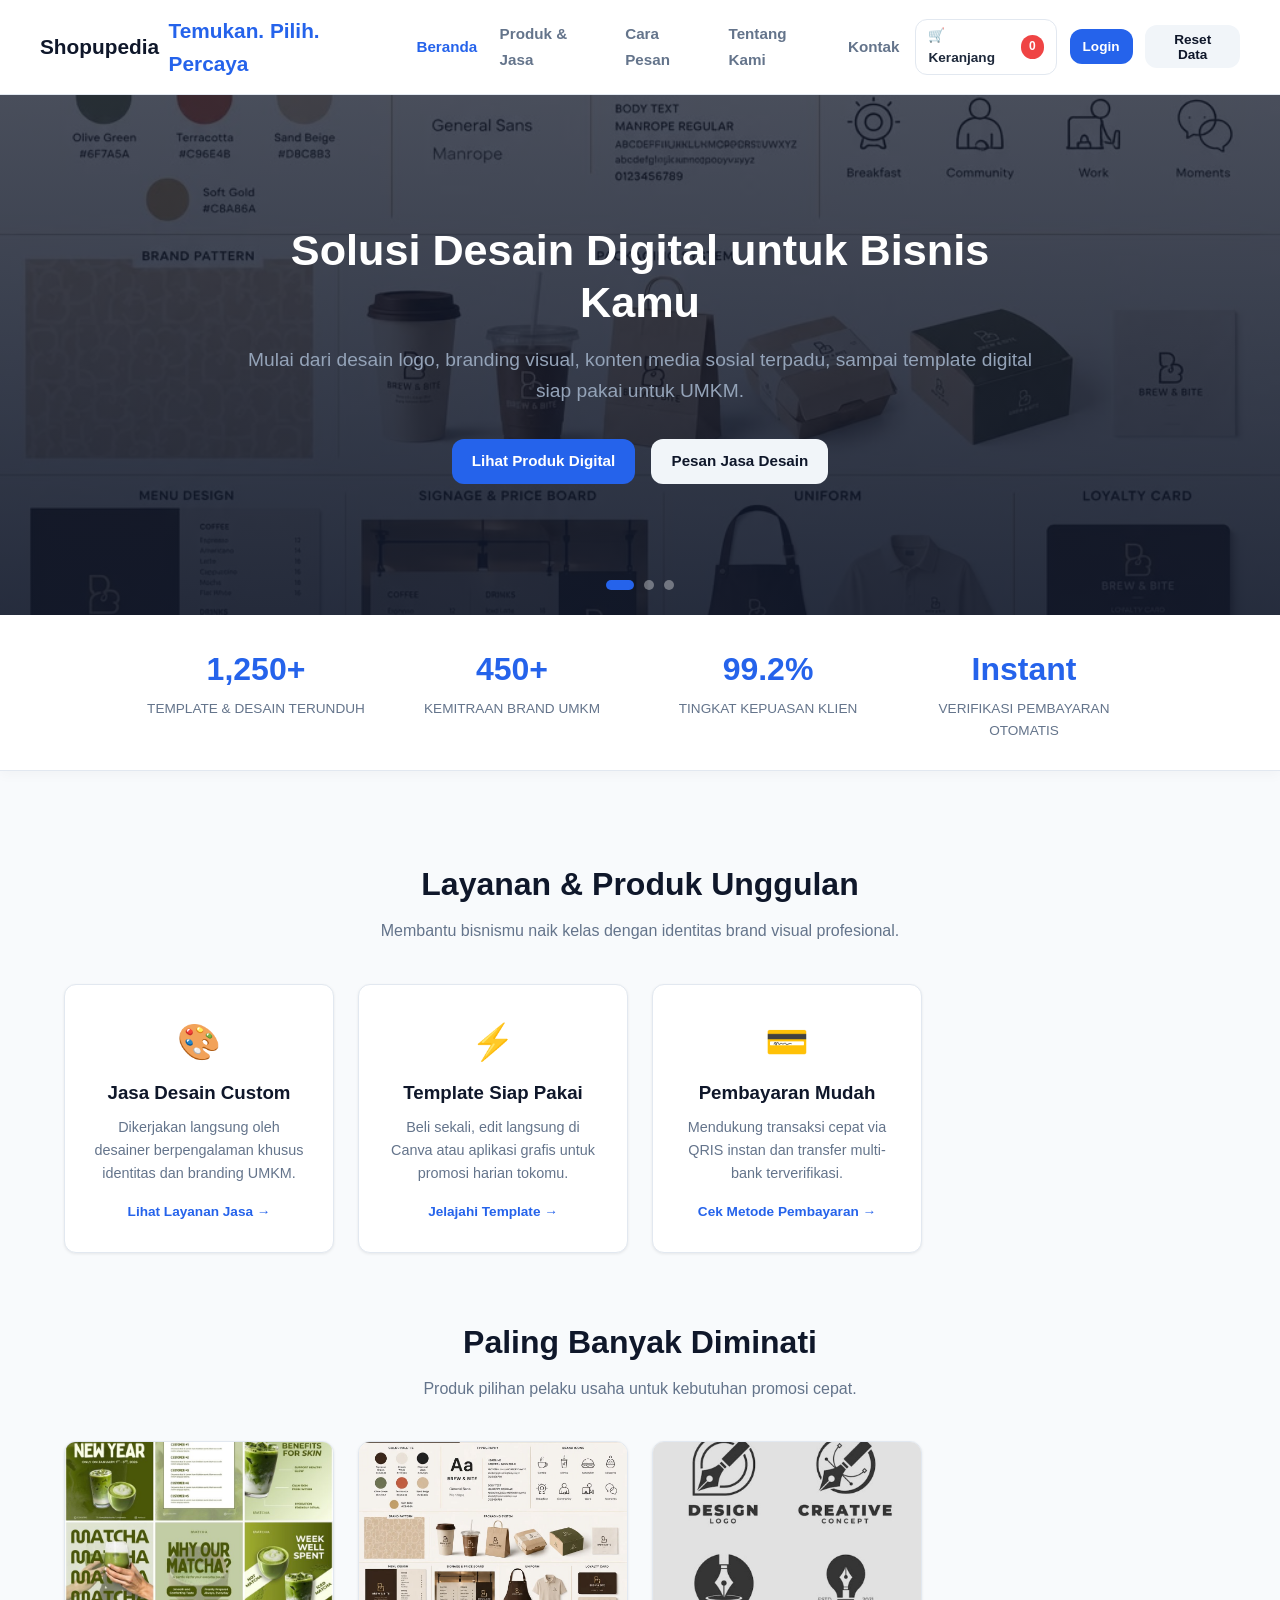
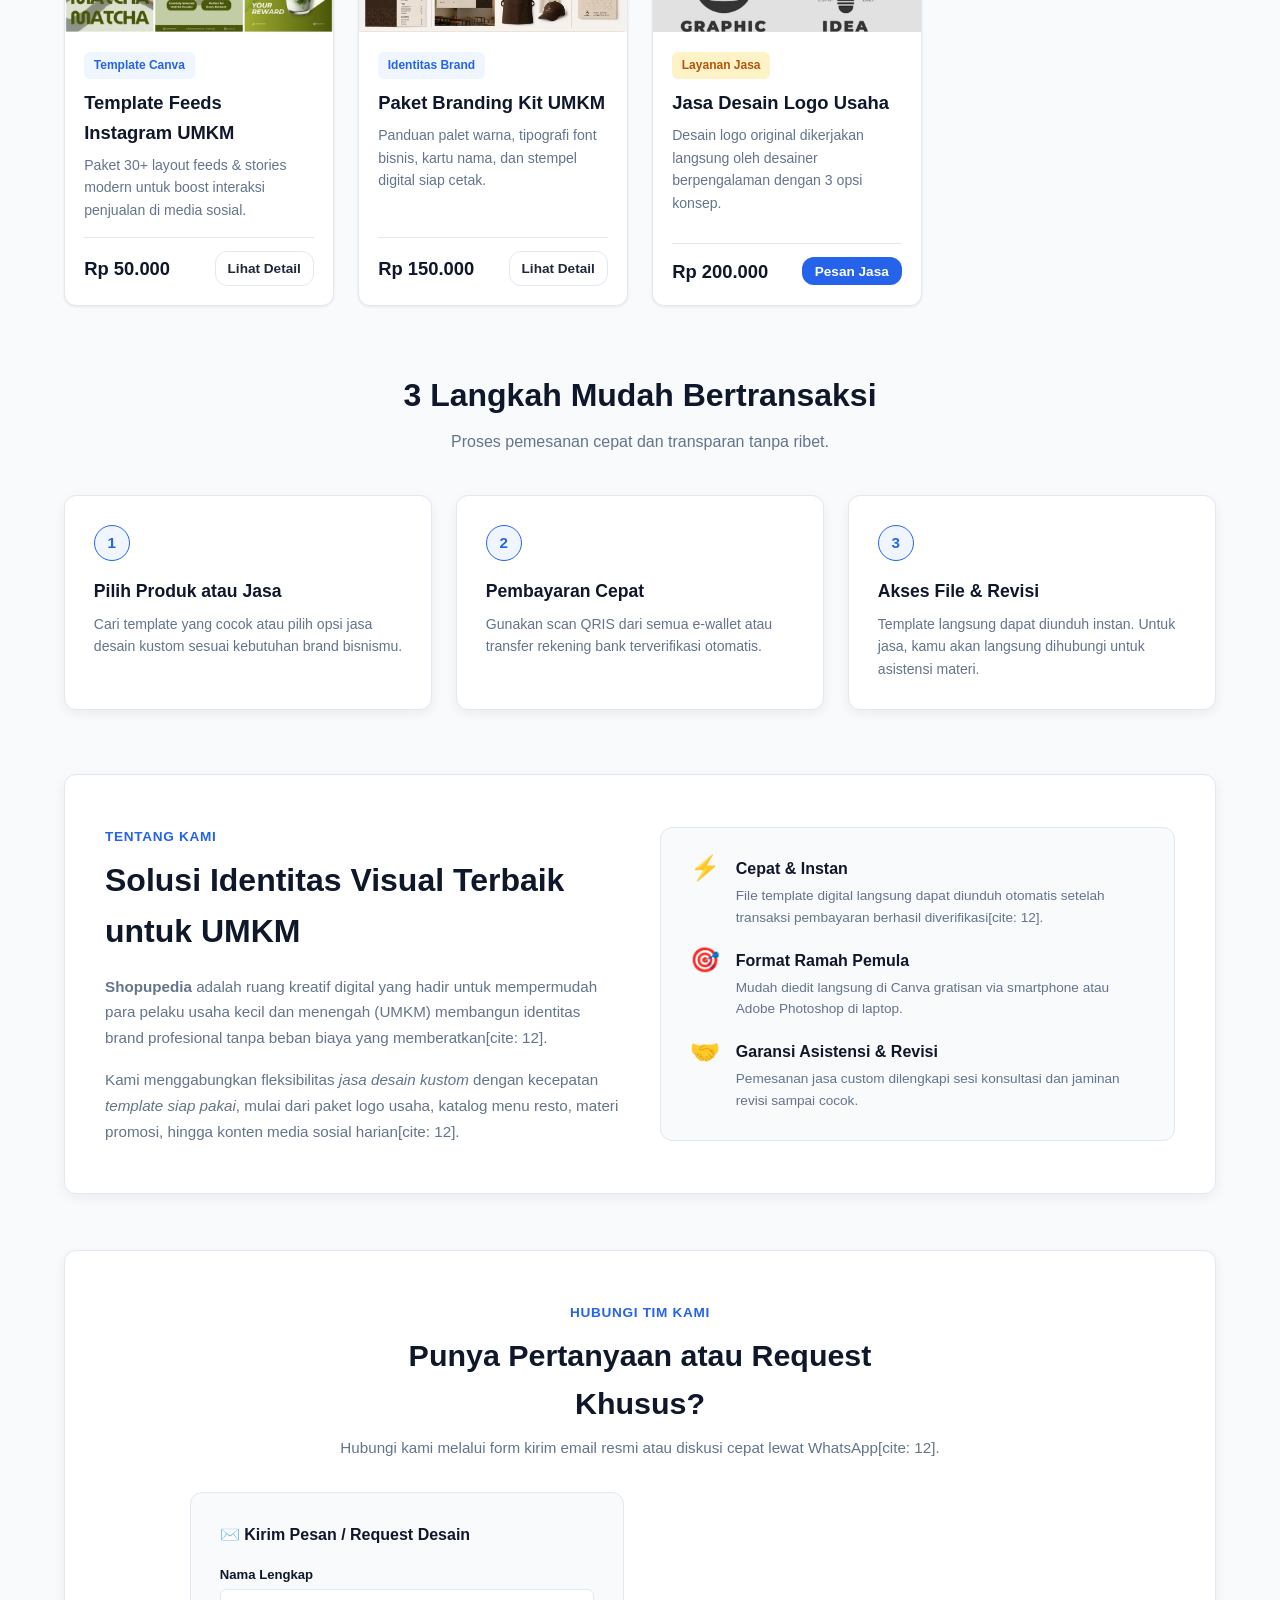
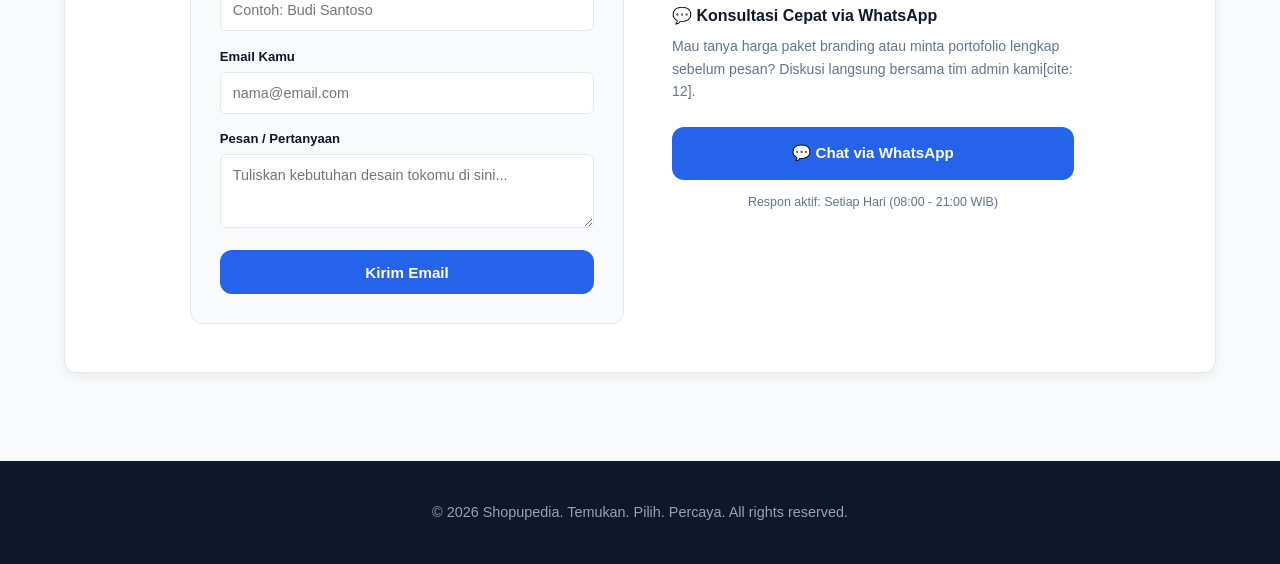
<file: PixelKita/index.html>
<!DOCTYPE html>
<html lang="id">
<head>
  <meta charset="UTF-8">
  <meta name="viewport" content="width=device-width, initial-scale=1.0">
  <title>Shopupedia - Solusi Desain Digital UMKM</title>
  <link rel="stylesheet" href="css/style.css">

  <style>
    /* HERO BACKGROUND SLIDER FULL */
    .hero {
      position: relative;
      min-height: 520px;
      display: flex;
      align-items: center;
      justify-content: center;
      overflow: hidden;
      color: white;
      padding: 5rem 1.5rem;
      text-align: center;
      background-color: #0f172a;
    }

    /* LAYER GAMBAR BACKGROUND */
    .hero-bg-slide {
      position: absolute;
      top: 0;
      left: 0;
      width: 100%;
      height: 100%;
      background-size: cover;
      background-position: center;
      opacity: 0;
      transition: opacity 1.2s ease-in-out;
      z-index: 1;
    }

    .hero-bg-slide.active {
      opacity: 1;
    }

    /* OVERLAY AGAR TEKS TETAP KONTRAS & MUDAH DIBACA */
    .hero-overlay {
      position: absolute;
      top: 0;
      left: 0;
      width: 100%;
      height: 100%;
      background: linear-gradient(180deg, rgba(15, 23, 42, 0.75) 0%, rgba(15, 23, 42, 0.9) 100%);
      z-index: 2;
    }

    /* KONTEN TEKS HERO */
    .hero-content {
      position: relative;
      z-index: 3;
      max-width: 820px;
      margin: 0 auto;
    }

    /* INDIKATOR TITIK SLIDE */
    .hero-dots {
      position: absolute;
      bottom: 25px;
      left: 0;
      right: 0;
      display: flex;
      justify-content: center;
      gap: 0.6rem;
      z-index: 3;
    }

    .dot {
      width: 10px;
      height: 10px;
      border-radius: 50%;
      background: rgba(255, 255, 255, 0.35);
      cursor: pointer;
      transition: all 0.3s ease;
    }

    .dot.active {
      background: var(--primary);
      width: 28px;
      border-radius: 999px;
    }

    /* STATS BAR */
    .stats-bar {
      background: white;
      border-bottom: 1px solid var(--border);
      padding: 1.8rem 1rem;
      margin-bottom: 3.5rem;
      box-shadow: 0 4px 12px rgba(0, 0, 0, 0.03);
    }

    .stats-container {
      max-width: 1000px;
      margin: 0 auto;
      display: grid;
      grid-template-columns: repeat(auto-fit, minmax(200px, 1fr));
      gap: 1.5rem;
      text-align: center;
    }

    .stat-number {
      font-size: 2rem;
      font-weight: 800;
      color: var(--primary);
      margin-bottom: 0.2rem;
    }

    .stat-label {
      font-size: 0.85rem;
      color: var(--text-muted);
      font-weight: 500;
    }

    /* KARTU FITUR BISA DIKLIK */
    .card-feature-link {
      cursor: pointer;
      transition: transform 0.25s ease, box-shadow 0.25s ease, border-color 0.25s ease;
      text-decoration: none;
      color: inherit;
      display: flex;
      flex-direction: column;
      justify-content: space-between;
    }

    .card-feature-link:hover {
      transform: translateY(-6px);
      box-shadow: 0 12px 24px rgba(37, 99, 235, 0.15);
      border-color: var(--primary);
    }

    /* STEP FLOW / HOW IT WORKS */
    .steps-grid {
      display: grid;
      grid-template-columns: repeat(auto-fit, minmax(260px, 1fr));
      gap: 1.5rem;
      margin-bottom: 3.5rem;
    }

    .step-box {
      background: white;
      border: 1px solid var(--border);
      border-radius: var(--radius);
      padding: 1.8rem;
      position: relative;
      box-shadow: var(--shadow);
    }

    .step-badge {
      width: 36px;
      height: 36px;
      background: #eff6ff;
      color: var(--primary);
      border: 1px solid var(--primary);
      border-radius: 50%;
      display: flex;
      align-items: center;
      justify-content: center;
      font-weight: 700;
      margin-bottom: 1rem;
      font-size: 0.95rem;
    }

    /* MODAL POPUP METODE PEMBAYARAN */
    .modal-overlay {
      display: none;
      position: fixed;
      inset: 0;
      background: rgba(15, 23, 42, 0.7);
      backdrop-filter: blur(4px);
      z-index: 9999;
      align-items: center;
      justify-content: center;
      padding: 1.2rem;
    }

    .modal-overlay.active {
      display: flex;
    }

    .modal-box {
      background: white;
      border-radius: var(--radius);
      max-width: 460px;
      width: 100%;
      padding: 2rem;
      position: relative;
      box-shadow: 0 20px 40px rgba(0, 0, 0, 0.25);
      animation: modalFadeIn 0.25s ease;
    }

    @keyframes modalFadeIn {
      from { opacity: 0; transform: translateY(15px); }
      to { opacity: 1; transform: translateY(0); }
    }

    .modal-close {
      position: absolute;
      top: 1rem;
      right: 1.2rem;
      background: none;
      border: none;
      font-size: 1.6rem;
      color: var(--text-muted);
      cursor: pointer;
      line-height: 1;
    }

    .payment-badge-grid {
      display: grid;
      grid-template-columns: repeat(2, 1fr);
      gap: 0.8rem;
      margin: 1.2rem 0;
    }

    .payment-item {
      display: flex;
      align-items: center;
      gap: 0.6rem;
      padding: 0.7rem;
      border-radius: 8px;
      background: #f8fafc;
      border: 1px solid var(--border);
      font-size: 0.88rem;
      font-weight: 500;
    }
  </style>
</head>
<body>

  <!-- NAVBAR -->
  <header class="navbar">
    <div class="nav-container">
      <a href="index.html" class="brand">Shopupedia <span>Temukan. Pilih. Percaya</span></a>
      <ul class="nav-links">
        <li><a href="index.html" class="active">Beranda</a></li>
        <li><a href="produk.html">Produk & Jasa</a></li>
        <li><a href="#cara-pesan">Cara Pesan</a></li>
        <li><a href="#tentang">Tentang Kami</a></li>
        <li><a href="#kontak">Kontak</a></li>
      </ul>
      <div class="nav-actions">
        <a href="checkout.html" class="btn btn-outline btn-sm">
          🛒 Keranjang <span id="cart-badge" class="cart-badge">0</span>
        </a>
        <a href="login.html" class="btn btn-primary btn-sm">Login</a>
        <button onclick="resetDemoData()" class="btn btn-secondary btn-sm" title="Reset Data Demo">Reset Data</button>
      </div>
    </div>
  </header>

  <!-- HERO SECTION BACKGROUND BERGULIR OTOMATIS -->
  <section class="hero">
    <div class="hero-bg-slide active" style="background-image: url('assets/images/branding-kit.jpg');"></div>
    <div class="hero-bg-slide" style="background-image: url('assets/images/template-instagram.jpg');"></div>
    <div class="hero-bg-slide" style="background-image: url('assets/images/jasa-poster.jpg');"></div>

    <div class="hero-overlay"></div>

    <div class="hero-content">
      <h1>Solusi Desain Digital untuk Bisnis Kamu</h1>
      <p>Mulai dari desain logo, branding visual, konten media sosial terpadu, sampai template digital siap pakai untuk UMKM.</p>
      <div class="hero-btns">
        <a href="produk.html" class="btn btn-primary">Lihat Produk Digital</a>
        <a href="produk.html#jasa-section" class="btn btn-secondary">Pesan Jasa Desain</a>
      </div>
    </div>

    <div class="hero-dots">
      <span class="dot active" onclick="pindahSlide(0)"></span>
      <span class="dot" onclick="pindahSlide(1)"></span>
      <span class="dot" onclick="pindahSlide(2)"></span>
    </div>
  </section>

  <!-- STATS BAR / SOCIAL PROOF -->
  <div class="stats-bar">
    <div class="stats-container">
      <div>
        <div class="stat-number">1,250+</div>
        <div class="stat-label">Template & Desain Terunduh</div>
      </div>
      <div>
        <div class="stat-number">450+</div>
        <div class="stat-label">Kemitraan Brand UMKM</div>
      </div>
      <div>
        <div class="stat-number">99.2%</div>
        <div class="stat-label">Tingkat Kepuasan Klien</div>
      </div>
      <div>
        <div class="stat-number">Instant</div>
        <div class="stat-label">Verifikasi Pembayaran Otomatis</div>
      </div>
    </div>
  </div>

  <main class="container">
    <!-- HIGHLIGHT SECTION -->
    <div class="section-header">
      <h2>Layanan & Produk Unggulan</h2>
      <p>Membantu bisnismu naik kelas dengan identitas brand visual profesional.</p>
    </div>

    <div class="grid" style="margin-bottom: 4rem;">
      <!-- KOTAK 1: JASA DESAIN -->
      <a href="produk.html#jasa-section" class="card card-feature-link" style="padding: 1.8rem; text-align: center;">
        <div>
          <div style="font-size: 2.2rem; margin-bottom: 0.5rem;">🎨</div>
          <h3 style="margin-bottom: 0.5rem; color: var(--secondary);">Jasa Desain Custom</h3>
          <p style="color: var(--text-muted); font-size: 0.9rem; margin-bottom: 1rem;">Dikerjakan langsung oleh desainer berpengalaman khusus identitas dan branding UMKM.</p>
        </div>
        <span style="color: var(--primary); font-size: 0.85rem; font-weight: 600;">Lihat Layanan Jasa →</span>
      </a>

      <!-- KOTAK 2: TEMPLATE SIAP PAKAI -->
      <a href="produk.html" class="card card-feature-link" style="padding: 1.8rem; text-align: center;">
        <div>
          <div style="font-size: 2.2rem; margin-bottom: 0.5rem;">⚡</div>
          <h3 style="margin-bottom: 0.5rem; color: var(--secondary);">Template Siap Pakai</h3>
          <p style="color: var(--text-muted); font-size: 0.9rem; margin-bottom: 1rem;">Beli sekali, edit langsung di Canva atau aplikasi grafis untuk promosi harian tokomu.</p>
        </div>
        <span style="color: var(--primary); font-size: 0.85rem; font-weight: 600;">Jelajahi Template →</span>
      </a>

      <!-- KOTAK 3: PEMBAYARAN MUDAH (POPUP) -->
      <div onclick="bukaModalBayar()" class="card card-feature-link" style="padding: 1.8rem; text-align: center;">
        <div>
          <div style="font-size: 2.2rem; margin-bottom: 0.5rem;">💳</div>
          <h3 style="margin-bottom: 0.5rem; color: var(--secondary);">Pembayaran Mudah</h3>
          <p style="color: var(--text-muted); font-size: 0.9rem; margin-bottom: 1rem;">Mendukung transaksi cepat via QRIS instan dan transfer multi-bank terverifikasi.</p>
        </div>
        <span style="color: var(--primary); font-size: 0.85rem; font-weight: 600;">Cek Metode Pembayaran →</span>
      </div>
    </div>

    <!-- PREVIEW PRODUK TERPOPULER -->
    <div class="section-header">
      <h2>Paling Banyak Diminati</h2>
      <p>Produk pilihan pelaku usaha untuk kebutuhan promosi cepat.</p>
    </div>

    <div class="grid" style="margin-bottom: 4rem;">
      <div class="card">
        <img src="assets/images/template-instagram.jpg" alt="Template Instagram" class="card-img" onerror="this.src='https://placehold.co/600x400/2563eb/ffffff?text=Instagram+Feeds'">
        <div class="card-body">
          <span class="tag">Template Canva</span>
          <h3 class="card-title">Template Feeds Instagram UMKM</h3>
          <p class="card-desc">Paket 30+ layout feeds & stories modern untuk boost interaksi penjualan di media sosial.</p>
          <div class="card-footer">
            <span class="price">Rp 50.000</span>
            <a href="detail.html?id=1&type=produk" class="btn btn-outline btn-sm">Lihat Detail</a>
          </div>
        </div>
      </div>

      <div class="card">
        <img src="assets/images/branding-kit.jpg" alt="Branding Kit" class="card-img" onerror="this.src='https://placehold.co/600x400/2563eb/ffffff?text=Branding+Kit'">
        <div class="card-body">
          <span class="tag">Identitas Brand</span>
          <h3 class="card-title">Paket Branding Kit UMKM</h3>
          <p class="card-desc">Panduan palet warna, tipografi font bisnis, kartu nama, dan stempel digital siap cetak.</p>
          <div class="card-footer">
            <span class="price">Rp 150.000</span>
            <a href="detail.html?id=4&type=produk" class="btn btn-outline btn-sm">Lihat Detail</a>
          </div>
        </div>
      </div>

      <!-- KARTU JASA DESAIN (DIBETULKAN FUNGSINYA) -->
      <div class="card">
        <img src="assets/images/jasa-logo.jpg" alt="Jasa Desain Logo" class="card-img" onerror="this.src='https://placehold.co/600x400/0f172a/ffffff?text=Desain+Logo'">
        <div class="card-body">
          <span class="tag" style="background:#fef3c7; color:#b45309;">Layanan Jasa</span>
          <h3 class="card-title">Jasa Desain Logo Usaha</h3>
          <p class="card-desc">Desain logo original dikerjakan langsung oleh desainer berpengalaman dengan 3 opsi konsep.</p>
          <div class="card-footer">
            <span class="price">Rp 200.000</span>
            <button onclick="pesanJasaHome('Jasa Desain Logo Usaha', 200000, 'assets/images/jasa-logo.jpg')" class="btn btn-primary btn-sm">Pesan Jasa</button>
          </div>
        </div>
      </div>
    </div>

    <!-- ALUR CARA PESAN (HOW IT WORKS) -->
    <section id="cara-pesan" style="margin-bottom: 4rem;">
      <div class="section-header">
        <h2>3 Langkah Mudah Bertransaksi</h2>
        <p>Proses pemesanan cepat dan transparan tanpa ribet.</p>
      </div>

      <div class="steps-grid">
        <div class="step-box">
          <div class="step-badge">1</div>
          <h3 style="color: var(--secondary); font-size: 1.1rem; margin-bottom: 0.5rem;">Pilih Produk atau Jasa</h3>
          <p style="color: var(--text-muted); font-size: 0.88rem; line-height: 1.6;">Cari template yang cocok atau pilih opsi jasa desain kustom sesuai kebutuhan brand bisnismu.</p>
        </div>

        <div class="step-box">
          <div class="step-badge">2</div>
          <h3 style="color: var(--secondary); font-size: 1.1rem; margin-bottom: 0.5rem;">Pembayaran Cepat</h3>
          <p style="color: var(--text-muted); font-size: 0.88rem; line-height: 1.6;">Gunakan scan QRIS dari semua e-wallet atau transfer rekening bank terverifikasi otomatis.</p>
        </div>

        <div class="step-box">
          <div class="step-badge">3</div>
          <h3 style="color: var(--secondary); font-size: 1.1rem; margin-bottom: 0.5rem;">Akses File & Revisi</h3>
          <p style="color: var(--text-muted); font-size: 0.88rem; line-height: 1.6;">Template langsung dapat diunduh instan. Untuk jasa, kamu akan langsung dihubungi untuk asistensi materi.</p>
        </div>
      </div>
    </section>

    <!-- TENTANG KAMI -->
    <section id="tentang" style="background: white; border: 1px solid var(--border); border-radius: var(--radius); padding: 3rem 2.5rem; margin-bottom: 3.5rem; box-shadow: var(--shadow);">
      <div style="display: grid; grid-template-columns: repeat(auto-fit, minmax(300px, 1fr)); gap: 2.5rem; align-items: center;">
        <div>
          <span style="color: var(--primary); font-weight: 700; font-size: 0.85rem; text-transform: uppercase; letter-spacing: 0.05em;">Tentang Kami</span>
          <h2 style="color: var(--secondary); font-size: 2rem; margin: 0.4rem 0 1rem 0;">Solusi Identitas Visual Terbaik untuk UMKM</h2>
          <p style="color: var(--text-muted); line-height: 1.7; margin-bottom: 1rem; font-size: 0.95rem;">
            <strong>Shopupedia</strong> adalah ruang kreatif digital yang hadir untuk mempermudah para pelaku usaha kecil dan menengah (UMKM) membangun identitas brand profesional tanpa beban biaya yang memberatkan[cite: 12].
          </p>
          <p style="color: var(--text-muted); line-height: 1.7; font-size: 0.95rem;">
            Kami menggabungkan fleksibilitas <em>jasa desain kustom</em> dengan kecepatan <em>template siap pakai</em>, mulai dari paket logo usaha, katalog menu resto, materi promosi, hingga konten media sosial harian[cite: 12].
          </p>
        </div>

        <div style="background: #f8fafc; border: 1px solid var(--border); border-radius: 12px; padding: 1.8rem; display: flex; flex-direction: column; gap: 1.2rem;">
          <div style="display: flex; gap: 1rem; align-items: flex-start;">
            <span style="font-size: 1.5rem; line-height: 1;">⚡</span>
            <div>
              <h4 style="margin: 0 0 0.2rem 0; color: var(--secondary); font-size: 1rem;">Cepat & Instan</h4>
              <p style="margin: 0; color: var(--text-muted); font-size: 0.85rem;">File template digital langsung dapat diunduh otomatis setelah transaksi pembayaran berhasil diverifikasi[cite: 12].</p>
            </div>
          </div>

          <div style="display: flex; gap: 1rem; align-items: flex-start;">
            <span style="font-size: 1.5rem; line-height: 1;">🎯</span>
            <div>
              <h4 style="margin: 0 0 0.2rem 0; color: var(--secondary); font-size: 1rem;">Format Ramah Pemula</h4>
              <p style="margin: 0; color: var(--text-muted); font-size: 0.85rem;">Mudah diedit langsung di Canva gratisan via smartphone atau Adobe Photoshop di laptop.</p>
            </div>
          </div>

          <div style="display: flex; gap: 1rem; align-items: flex-start;">
            <span style="font-size: 1.5rem; line-height: 1;">🤝</span>
            <div>
              <h4 style="margin: 0 0 0.2rem 0; color: var(--secondary); font-size: 1rem;">Garansi Asistensi & Revisi</h4>
              <p style="margin: 0; color: var(--text-muted); font-size: 0.85rem;">Pemesanan jasa custom dilengkapi sesi konsultasi dan jaminan revisi sampai cocok.</p>
            </div>
          </div>
        </div>
      </div>
    </section>

    <!-- HUBUNGI KAMI & FORM EMAIL LANGSUNG -->
    <section id="kontak" style="background: white; border: 1px solid var(--border); border-radius: var(--radius); padding: 3rem 2rem; margin-bottom: 3.5rem; box-shadow: var(--shadow);">
      <div style="text-align: center; max-width: 600px; margin: 0 auto 2rem auto;">
        <span style="color: var(--primary); font-weight: 700; font-size: 0.85rem; text-transform: uppercase; letter-spacing: 0.05em;">Hubungi Tim Kami</span>
        <h2 style="color: var(--secondary); font-size: 1.9rem; margin: 0.4rem 0 0.5rem 0;">Punya Pertanyaan atau Request Khusus?</h2>
        <p style="color: var(--text-muted); font-size: 0.95rem;">Hubungi kami melalui form kirim email resmi atau diskusi cepat lewat WhatsApp[cite: 12].</p>
      </div>

      <div style="display: grid; grid-template-columns: repeat(auto-fit, minmax(280px, 1fr)); gap: 2rem; max-width: 900px; margin: 0 auto; align-items: start;">
        <div style="background: #f8fafc; border: 1px solid var(--border); border-radius: 12px; padding: 1.8rem;">
          <h4 style="color: var(--secondary); margin-bottom: 1rem;">✉️ Kirim Pesan / Request Desain</h4>
          <form onsubmit="kirimPesanEmail(event)" style="display: flex; flex-direction: column; gap: 0.9rem;">
            <div>
              <label style="display: block; font-size: 0.82rem; font-weight: 600; color: var(--secondary); margin-bottom: 0.3rem;">Nama Lengkap</label>
              <input type="text" id="contact-nama" placeholder="Contoh: Budi Santoso" required style="width: 100%; padding: 0.75rem; border: 1px solid var(--border); border-radius: 6px; font-size: 0.9rem;">
            </div>
            <div>
              <label style="display: block; font-size: 0.82rem; font-weight: 600; color: var(--secondary); margin-bottom: 0.3rem;">Email Kamu</label>
              <input type="email" id="contact-email" placeholder="nama@email.com" required style="width: 100%; padding: 0.75rem; border: 1px solid var(--border); border-radius: 6px; font-size: 0.9rem;">
            </div>
            <div>
              <label style="display: block; font-size: 0.82rem; font-weight: 600; color: var(--secondary); margin-bottom: 0.3rem;">Pesan / Pertanyaan</label>
              <textarea id="contact-pesan" rows="3" placeholder="Tuliskan kebutuhan desain tokomu di sini..." required style="width: 100%; padding: 0.75rem; border: 1px solid var(--border); border-radius: 6px; font-size: 0.9rem; resize: vertical;"></textarea>
            </div>
            <button type="submit" class="btn btn-primary" style="padding: 0.8rem; width: 100%; font-weight: 600;">Kirim Email</button>
          </form>
        </div>

        <div style="padding: 1.5rem 1rem; display: flex; flex-direction: column; justify-content: center; height: 100%;">
          <div style="margin-bottom: 1.5rem;">
            <h4 style="color: var(--secondary); margin-bottom: 0.4rem;">💬 Konsultasi Cepat via WhatsApp</h4>
            <p style="color: var(--text-muted); font-size: 0.88rem; line-height: 1.6;">Mau tanya harga paket branding atau minta portofolio lengkap sebelum pesan? Diskusi langsung bersama tim admin kami[cite: 12].</p>
          </div>
          <a href="https://wa.me/6289525922654?text=Halo%20Admin%20Shopupedia,%20saya%20tertarik%20dengan%20layanan%20desain%20Anda." target="_blank" class="btn btn-primary" style="display: inline-flex; align-items: center; justify-content: center; gap: 0.5rem; padding: 0.85rem; text-decoration: none;">
            <span>💬 Chat via WhatsApp</span>
          </a>
          <p style="color: var(--text-muted); font-size: 0.78rem; margin-top: 0.8rem; text-align: center;">Respon aktif: Setiap Hari (08:00 - 21:00 WIB)</p>
        </div>
      </div>
    </section>
  </main>

  <!-- MODAL DETAIL METODE PEMBAYARAN -->
  <div id="modalBayar" class="modal-overlay" onclick="tutupModalBayar(event)">
    <div class="modal-box">
      <button class="modal-close" onclick="tutupModalBayar()">&times;</button>
      <h3 style="color: var(--secondary); margin-bottom: 0.4rem;">Metode Pembayaran Resmi</h3>
      <p style="color: var(--text-muted); font-size: 0.88rem;">Setiap transaksi di Shopupedia aman dan terverifikasi otomatis[cite: 12]:</p>
      
      <div class="payment-badge-grid">
        <div class="payment-item">📱 <strong>QRIS Instan</strong> (Semua e-Wallet)</div>
        <div class="payment-item">🏦 <strong>Bank BCA</strong> (Virtual Account)</div>
        <div class="payment-item">🏦 <strong>Bank Mandiri</strong> (Transfer)</div>
        <div class="payment-item">🏦 <strong>Bank BRI / BNI</strong> (24 Jam)</div>
        <div class="payment-item">👛 <strong>GoPay & OVO</strong></div>
        <div class="payment-item">👛 <strong>DANA & ShopeePay</strong></div>
      </div>

      <div style="background: #eff6ff; border-left: 4px solid var(--primary); padding: 0.8rem; border-radius: 4px; font-size: 0.82rem; color: #1e40af; margin-bottom: 1.2rem;">
        💡 <strong>Info:</strong> Setelah pembayaran selesai di halaman checkout, file template otomatis terunduh atau instruksi pengerjaan jasa langsung diteruskan ke tim desainer[cite: 12].
      </div>

      <button onclick="tutupModalBayar()" class="btn btn-primary" style="width: 100%;">Tutup & Mengerti</button>
    </div>
  </div>

  <!-- FOOTER -->
  <footer>
    <p>&copy; 2026 Shopupedia. Temukan. Pilih. Percaya. All rights reserved.</p>
  </footer>

  <script src="js/app.js"></script>

  <!-- LOGIKA SLIDER, MODAL, PEMESANAN & EMAIL -->
  <script>
    let currentSlide = 0;
    let slideTimer = null;

    function getElements() {
      return {
        slides: document.querySelectorAll(".hero-bg-slide"),
        dots: document.querySelectorAll(".dot")
      };
    }

    function tampilkanSlide(index) {
      const { slides, dots } = getElements();
      if (slides.length === 0) return;

      currentSlide = (index + slides.length) % slides.length;

      slides.forEach((slide, i) => {
        slide.classList.toggle("active", i === currentSlide);
      });

      dots.forEach((dot, i) => {
        dot.classList.toggle("active", i === currentSlide);
      });
    }

    function slideBerikutnya() {
      tampilkanSlide(currentSlide + 1);
    }

    function mulaiAutoSlide() {
      if (slideTimer) clearInterval(slideTimer);
      slideTimer = setInterval(slideBerikutnya, 5000);
    }

    function pindahSlide(index) {
      tampilkanSlide(index);
      mulaiAutoSlide();
    }

    // Modal popup pembayaran
    function bukaModalBayar() {
      document.getElementById("modalBayar").classList.add("active");
    }

    function tutupModalBayar(event) {
      if (!event || event.target.id === "modalBayar" || event.target.classList.contains("modal-close") || event.target.tagName === "BUTTON") {
        document.getElementById("modalBayar").classList.remove("active");
      }
    }

    // FUNGSI PESAN JASA DARI BERANDA KE CHECKOUT (SHOPEE STYLE)
    function pesanJasaHome(nama, harga, gambar) {
      let cart = JSON.parse(localStorage.getItem("pixel_cart")) || [];
      
      const itemJasa = {
        id: Date.now(),
        nama: nama,
        harga: harga,
        gambar: gambar,
        kategori: "Jasa Desain",
        qty: 1
      };

      cart.push(itemJasa);
      localStorage.setItem("pixel_cart", JSON.stringify(cart));
      
      if (typeof updateCartBadge === "function") {
        updateCartBadge();
      }

      window.location.href = "checkout.html";
    }

    // Fungsi kirim email via mailto
    function kirimPesanEmail(e) {
      e.preventDefault();
      const nama = document.getElementById("contact-nama").value;
      const email = document.getElementById("contact-email").value;
      const pesan = document.getElementById("contact-pesan").value;

      const subject = encodeURIComponent(`Permintaan Desain / Pertanyaan dari ${nama}`);
      const body = encodeURIComponent(`Halo Tim Shopupedia,\n\nNama: ${nama}\nEmail: ${email}\n\nPesan / Kebutuhan Desain:\n${pesan}\n\nTerima kasih.`);

      window.location.href = `mailto:shopupedia.studio@gmail.com?subject=${subject}&body=${body}`;
    }

    document.addEventListener("DOMContentLoaded", () => {
      tampilkanSlide(0);
      mulaiAutoSlide();
    });
  </script>
</body>
</html>
</file>
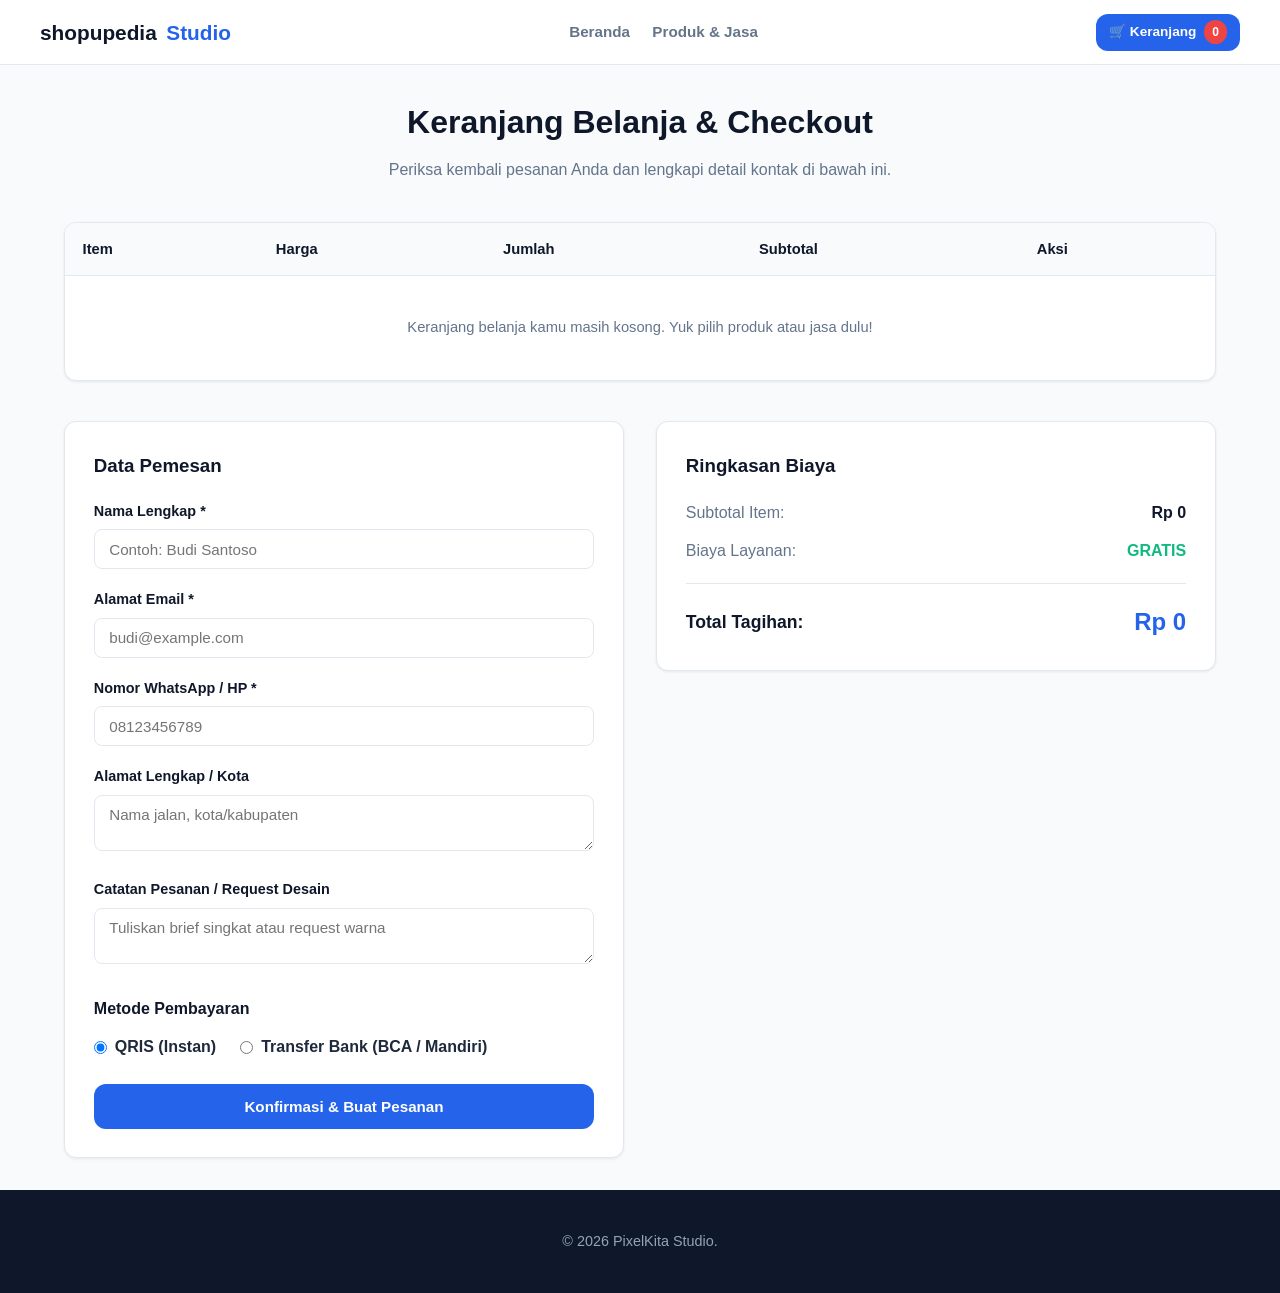
<file: PixelKita/checkout.html>
<!DOCTYPE html>
<html lang="id">
<head>
  <meta charset="UTF-8">
  <meta name="viewport" content="width=device-width, initial-scale=1.0">
  <title>Checkout Pesanan - PixelKita Studio</title>
  <link rel="stylesheet" href="css/style.css">
</head>
<body>

  <!-- NAVBAR -->
  <header class="navbar">
    <div class="nav-container">
      <a href="index.html" class="brand">shopupedia<span>Studio</span></a>
      <ul class="nav-links">
        <li><a href="index.html">Beranda</a></li>
        <li><a href="produk.html">Produk & Jasa</a></li>
      </ul>
      <div class="nav-actions">
        <a href="checkout.html" class="btn btn-primary btn-sm">
          🛒 Keranjang <span id="cart-badge" class="cart-badge">0</span>
        </a>
      </div>
    </div>
  </header>

  <main class="container">
    <div class="section-header">
      <h2>Keranjang Belanja & Checkout</h2>
      <p>Periksa kembali pesanan Anda dan lengkapi detail kontak di bawah ini.</p>
    </div>

    <!-- TABEL KERANJANG -->
    <div class="table-wrapper" style="margin-bottom: 2.5rem;">
      <table>
        <thead>
          <tr>
            <th>Item</th>
            <th>Harga</th>
            <th>Jumlah</th>
            <th>Subtotal</th>
            <th>Aksi</th>
          </tr>
        </thead>
        <tbody id="cart-items-container">
          <!-- Render otomatis via js/checkout.js -->
        </tbody>
      </table>
    </div>

    <!-- FORM CHECKOUT -->
    <div style="display: grid; grid-template-columns: repeat(auto-fit, minmax(320px, 1fr)); gap: 2rem; align-items: start;">
      <div style="background: white; border: 1px solid var(--border); border-radius: var(--radius); padding: 1.8rem; box-shadow: var(--shadow-sm);">
        <h3 style="margin-bottom: 1.2rem; color: var(--secondary);">Data Pemesan</h3>
        <form id="checkout-form">
          <div class="form-group">
            <label for="cust-nama">Nama Lengkap *</label>
            <input type="text" id="cust-nama" class="form-control" required placeholder="Contoh: Budi Santoso">
          </div>
          <div class="form-group">
            <label for="cust-email">Alamat Email *</label>
            <input type="email" id="cust-email" class="form-control" required placeholder="budi@example.com">
          </div>
          <div class="form-group">
            <label for="cust-hp">Nomor WhatsApp / HP *</label>
            <input type="tel" id="cust-hp" class="form-control" required placeholder="08123456789">
          </div>
          <div class="form-group">
            <label for="cust-alamat">Alamat Lengkap / Kota</label>
            <textarea id="cust-alamat" class="form-control" rows="2" placeholder="Nama jalan, kota/kabupaten"></textarea>
          </div>
          <div class="form-group">
            <label for="cust-catatan">Catatan Pesanan / Request Desain</label>
            <textarea id="cust-catatan" class="form-control" rows="2" placeholder="Tuliskan brief singkat atau request warna"></textarea>
          </div>

          <h4 style="margin: 1.5rem 0 0.8rem 0; color: var(--secondary);">Metode Pembayaran</h4>
          <div style="display: flex; gap: 1.5rem; margin-bottom: 1.5rem;">
            <label style="display: flex; align-items: center; gap: 0.5rem; cursor: pointer;">
              <input type="radio" name="metode_bayar" value="QRIS" checked>
              <strong>QRIS (Instan)</strong>
            </label>
            <label style="display: flex; align-items: center; gap: 0.5rem; cursor: pointer;">
              <input type="radio" name="metode_bayar" value="Transfer Bank">
              <strong>Transfer Bank (BCA / Mandiri)</strong>
            </label>
          </div>

          <button type="submit" id="btn-submit-order" class="btn btn-primary" style="width: 100%; padding: 0.8rem;">
            Konfirmasi & Buat Pesanan
          </button>
        </form>
      </div>

      <!-- RINGKASAN HARGA -->
      <div style="background: white; border: 1px solid var(--border); border-radius: var(--radius); padding: 1.8rem; box-shadow: var(--shadow-sm);">
        <h3 style="margin-bottom: 1.2rem; color: var(--secondary);">Ringkasan Biaya</h3>
        <div style="display: flex; justify-content: space-between; margin-bottom: 0.8rem; color: var(--text-muted);">
          <span>Subtotal Item:</span>
          <strong id="cart-subtotal" style="color: var(--secondary);">Rp 0</strong>
        </div>
        <div style="display: flex; justify-content: space-between; margin-bottom: 1.2rem; color: var(--text-muted);">
          <span>Biaya Layanan:</span>
          <strong style="color: var(--success);">GRATIS</strong>
        </div>
        <hr style="border: 0; border-top: 1px solid var(--border); margin-bottom: 1.2rem;">
        <div style="display: flex; justify-content: space-between; align-items: center;">
          <span style="font-size: 1.1rem; font-weight: 700; color: var(--secondary);">Total Tagihan:</span>
          <span id="cart-total" style="font-size: 1.5rem; font-weight: 800; color: var(--primary);">Rp 0</span>
        </div>
      </div>
    </div>
  </main>

  <footer>
    <p>&copy; 2026 PixelKita Studio.</p>
  </footer>

  <script src="js/app.js"></script>
  <script src="js/checkout.js"></script>
</body>
</html>
</file>
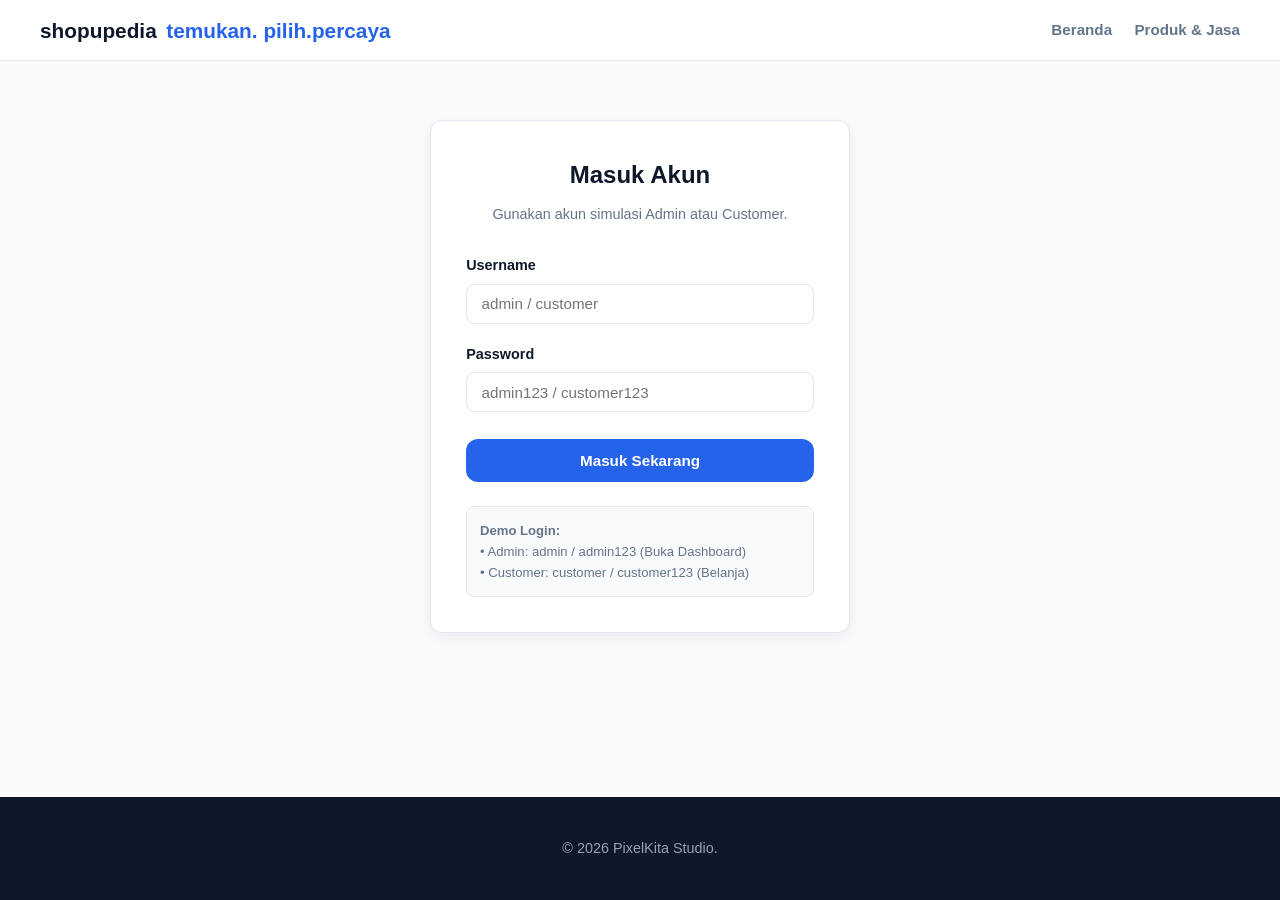
<file: PixelKita/dashboard.html>
<!DOCTYPE html>
<html lang="id">
<head>
  <meta charset="UTF-8">
  <meta name="viewport" content="width=device-width, initial-scale=1.0">
  <title>Dashboard Admin - Shopupedia</title>
  <link rel="stylesheet" href="css/style.css">
</head>
<body>

  <!-- NAVBAR -->
  <header class="navbar">
    <div class="nav-container">
      <a href="dashboard.html" class="brand">Shopupedia <span>Admin</span></a>
      <div class="nav-actions">
        <a href="produk.html" class="btn btn-outline btn-sm">Lihat Website</a>
        <button onclick="logout()" class="btn btn-danger btn-sm">Logout</button>
      </div>
    </div>
  </header>

  <main class="container">
    <div class="section-header" style="text-align: left; margin-bottom: 2rem;">
      <h2>Dashboard Manajemen & Keuangan</h2>
      <p>Pantau transaksi real-time, pembukuan keuangan, dan katalog produk.</p>
    </div>

    <!-- STATS GRID -->
    <div class="stats-grid">
      <div class="stat-card">
        <div class="stat-label">Total Pendapatan</div>
        <div id="stat-pendapatan" class="stat-val" style="color: var(--success);">Rp 0</div>
      </div>
      <div class="stat-card">
        <div class="stat-label">Total Pengeluaran</div>
        <div id="stat-pengeluaran" class="stat-val" style="color: var(--danger);">Rp 0</div>
      </div>
      <div class="stat-card">
        <div class="stat-label">Keuntungan Bersih</div>
        <div id="stat-laba" class="stat-val">Rp 0</div>
      </div>
      <div class="stat-card">
        <div class="stat-label">Total Transaksi</div>
        <div id="stat-total-trx" class="stat-val">0</div>
      </div>
    </div>

    <!-- GRAFIK RINGKASAN KEUANGAN -->
    <div style="background: white; border: 1px solid var(--border); border-radius: var(--radius); padding: 1.5rem; margin-bottom: 2.5rem; box-shadow: var(--shadow-sm);">
      <h3 style="color: var(--secondary); margin-bottom: 1rem;">Perbandingan Arus Kas (Pendapatan vs Pengeluaran)</h3>
      <div id="grafik-keuangan-container">
        <!-- Render otomatis via js/dashboard.js -->
      </div>
    </div>

    <!-- VERIFIKASI TRANSAKSI -->
    <section style="margin-bottom: 3rem;">
      <h3 style="color: var(--secondary); margin-bottom: 1rem;">Verifikasi Pembayaran Transaksi</h3>
      <div class="table-wrapper">
        <table>
          <thead>
            <tr>
              <th>ID Transaksi</th>
              <th>Pelanggan</th>
              <th>Metode</th>
              <th>Total</th>
              <th>Status Saat Ini</th>
              <th>Ubah Status</th>
            </tr>
          </thead>
          <tbody id="tabel-verifikasi-body">
            <!-- Render otomatis via js/dashboard.js -->
          </tbody>
        </table>
      </div>
    </section>

    <!-- MANAJEMEN PENGELUARAN -->
    <section style="margin-bottom: 3rem;">
      <div style="display: flex; justify-content: space-between; align-items: center; margin-bottom: 1rem; flex-wrap: wrap; gap: 1rem;">
        <h3 style="color: var(--secondary);">Catatan Pengeluaran Operasional</h3>
      </div>

      <div style="display: grid; grid-template-columns: repeat(auto-fit, minmax(300px, 1fr)); gap: 2rem; align-items: start;">
        <!-- FORM TAMBAH PENGELUARAN -->
        <div style="background: white; border: 1px solid var(--border); border-radius: var(--radius); padding: 1.5rem;">
          <h4 style="margin-bottom: 1rem; color: var(--secondary);">+ Catat Pengeluaran Baru</h4>
          <form id="form-tambah-pengeluaran">
            <div class="form-group">
              <label for="exp-nama">Nama Pengeluaran *</label>
              <input type="text" id="exp-nama" class="form-control" required placeholder="Contoh: Langganan Software">
            </div>
            <div class="form-group">
              <label for="exp-kategori">Kategori</label>
              <select id="exp-kategori" class="form-control">
                <option value="Software">Software</option>
                <option value="Iklan">Iklan / Ads</option>
                <option value="Internet">Internet</option>
                <option value="Operasional">Operasional</option>
                <option value="Lainnya">Lainnya</option>
              </select>
            </div>
            <div class="form-group">
              <label for="exp-nominal">Nominal (Rp) *</label>
              <input type="number" id="exp-nominal" class="form-control" required min="1000" placeholder="100000">
            </div>
            <div class="form-group">
              <label for="exp-tanggal">Tanggal *</label>
              <input type="date" id="exp-tanggal" class="form-control" required>
            </div>
            <div class="form-group">
              <label for="exp-keterangan">Keterangan</label>
              <input type="text" id="exp-keterangan" class="form-control" placeholder="Opsional">
            </div>
            <button type="submit" class="btn btn-danger" style="width: 100%;">Simpan Pengeluaran</button>
          </form>
        </div>

        <!-- TABEL LIST PENGELUARAN -->
        <div class="table-wrapper">
          <table>
            <thead>
              <tr>
                <th>No</th>
                <th>Nama</th>
                <th>Kategori</th>
                <th>Nominal</th>
                <th>Tanggal</th>
                <th>Ket</th>
                <th>Aksi</th>
              </tr>
            </thead>
            <tbody id="tabel-pengeluaran-body">
              <!-- Render otomatis via js/dashboard.js -->
            </tbody>
          </table>
        </div>
      </div>
    </section>

    <!-- TAMBAH PRODUK & JASA BARU -->
    <section style="margin-bottom: 3rem;">
      <h3 style="color: var(--secondary); margin-bottom: 1rem;">Kelola Katalog Produk & Jasa</h3>
      <div style="background: white; border: 1px solid var(--border); border-radius: var(--radius); padding: 1.5rem;">
        <form id="form-tambah-item">
          <div style="display: grid; grid-template-columns: repeat(auto-fit, minmax(200px, 1fr)); gap: 1rem;">
            <div class="form-group">
              <label for="item-tipe">Tipe Item</label>
              <select id="item-tipe" class="form-control">
                <option value="produk">Produk Digital</option>
                <option value="jasa">Jasa Desain</option>
              </select>
            </div>
            <div class="form-group">
              <label for="item-nama">Nama Item *</label>
              <input type="text" id="item-nama" class="form-control" required placeholder="Nama item">
            </div>
            <div class="form-group">
              <label for="item-kategori">Kategori *</label>
              <input type="text" id="item-kategori" class="form-control" required placeholder="Template / Jasa">
            </div>
            <div class="form-group">
              <label for="item-harga">Harga (Rp) *</label>
              <input type="number" id="item-harga" class="form-control" required min="1000" placeholder="50000">
            </div>
            <div class="form-group">
              <label for="item-estimasi">Estimasi Pengerjaan (Khusus Jasa)</label>
              <input type="text" id="item-estimasi" class="form-control" placeholder="Contoh: 2-3 Hari">
            </div>
            <div class="form-group">
              <label for="item-gambar">Path Foto (di assets/images/)</label>
              <input type="text" id="item-gambar" class="form-control" placeholder="assets/images/nama-foto.jpg">
            </div>
          </div>
          <div class="form-group">
            <label for="item-deskripsi">Deskripsi Item *</label>
            <textarea id="item-deskripsi" class="form-control" rows="2" required placeholder="Deskripsi produk atau spesifikasi jasa"></textarea>
          </div>
          <button type="submit" class="btn btn-primary">+ Tambahkan ke Katalog</button>
        </form>
      </div>
    </section>

    <!-- REKAP LAPORAN PENJUALAN -->
    <section style="margin-bottom: 3rem;">
      <div style="display: flex; justify-content: space-between; align-items: center; margin-bottom: 1rem; flex-wrap: wrap; gap: 1rem;">
        <h3 style="color: var(--secondary);">Rekapitulasi Laporan Penjualan</h3>
        <div style="display: flex; align-items: center; gap: 0.5rem;">
          <label style="font-weight: 600; font-size: 0.9rem;">Filter Status:</label>
          <select id="filter-laporan-status" onchange="renderRekapLaporan()" class="form-control" style="width: auto;">
            <option value="Semua">Semua Status</option>
            <option value="Pembayaran Berhasil">Pembayaran Berhasil</option>
            <option value="Menunggu Verifikasi">Menunggu Verifikasi</option>
            <option value="Pesanan Diproses">Pesanan Diproses</option>
            <option value="Selesai">Selesai</option>
          </select>
        </div>
      </div>

      <div class="table-wrapper">
        <table>
          <thead>
            <tr>
              <th>No</th>
              <th>ID Transaksi</th>
              <th>Pelanggan</th>
              <th>Produk / Jasa Dipesan</th>
              <th>Total</th>
              <th>Status</th>
              <th>Tanggal</th>
            </tr>
          </thead>
          <tbody id="tabel-laporan-body">
            <!-- Render otomatis via js/dashboard.js -->
          </tbody>
        </table>
      </div>
    </section>
  </main>

  <footer>
    <p>&copy; 2026 PixelKita Studio - Panel Admin.</p>
  </footer>

  <script src="js/app.js"></script>
  <script src="js/dashboard.js"></script>
</body>
</html>
</file>
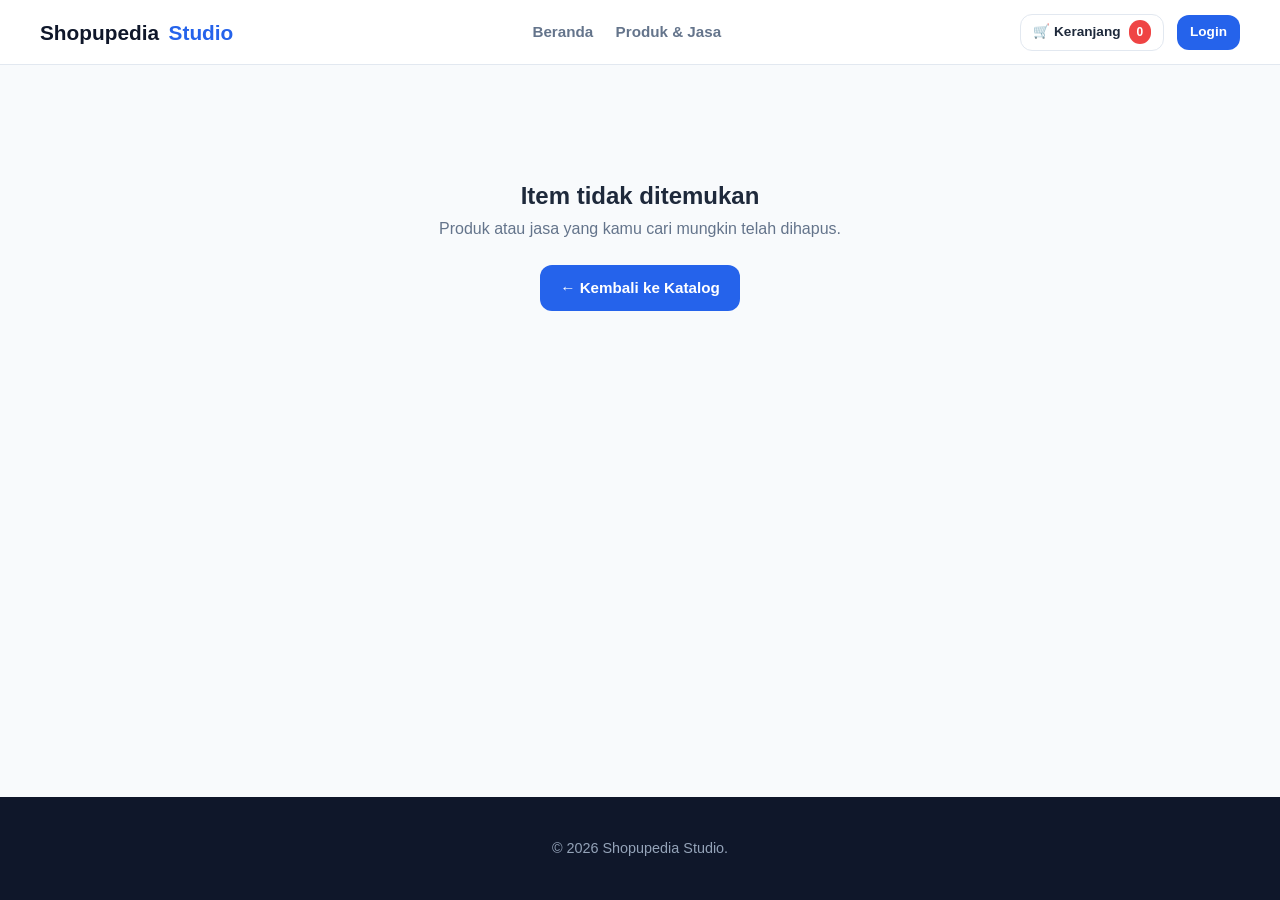
<file: PixelKita/detail.html>
<!DOCTYPE html>
<html lang="id">
<head>
  <meta charset="UTF-8">
  <meta name="viewport" content="width=device-width, initial-scale=1.0">
  <title>Detail Item - Shopupedia</title>
  <link rel="stylesheet" href="css/style.css">
</head>
<body>

  <!-- NAVBAR -->
  <header class="navbar">
    <div class="nav-container">
      <a href="index.html" class="brand">Shopupedia <span>Studio</span></a>
      <ul class="nav-links">
        <li><a href="index.html">Beranda</a></li>
        <li><a href="produk.html">Produk & Jasa</a></li>
      </ul>
      <div class="nav-actions">
        <a href="checkout.html" class="btn btn-outline btn-sm">
          🛒 Keranjang <span id="cart-badge" class="cart-badge">0</span>
        </a>
        <a href="login.html" class="btn btn-primary btn-sm">Login</a>
      </div>
    </div>
  </header>

  <main class="container">
    <div id="detail-content" style="max-width: 900px; margin: 2rem auto;">
      <!-- Render otomatis via js/produk.js -->
    </div>
  </main>

  <footer>
    <p>&copy; 2026 Shopupedia Studio.</p>
  </footer>

  <script src="js/app.js"></script>
  <script src="js/produk.js"></script>
</body>
</html>
</file>
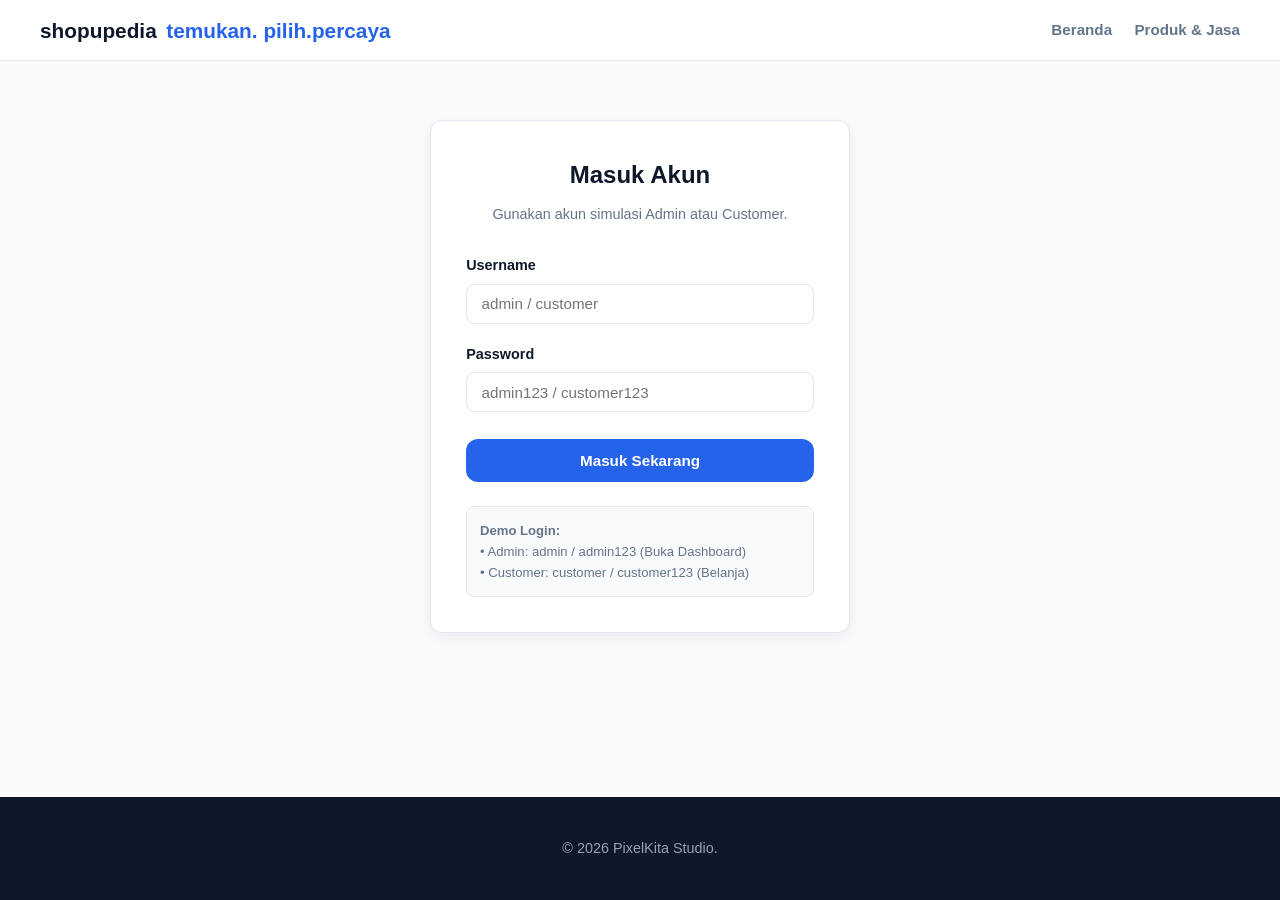
<file: PixelKita/login.html>
<!DOCTYPE html>
<html lang="id">
<head>
  <meta charset="UTF-8">
  <meta name="viewport" content="width=device-width, initial-scale=1.0">
  <title>Masuk Akun - shopupedia</title>
  <link rel="stylesheet" href="css/style.css">
</head>
<body>

  <!-- NAVBAR -->
  <header class="navbar">
    <div class="nav-container">
      <a href="index.html" class="brand">shopupedia <span>temukan. pilih.percaya</span></a>
      <ul class="nav-links">
        <li><a href="index.html">Beranda</a></li>
        <li><a href="produk.html">Produk & Jasa</a></li>
      </ul>
    </div>
  </header>

  <main class="container" style="display: flex; align-items: center; justify-content: center; min-height: 70vh;">
    <div style="background: white; border: 1px solid var(--border); border-radius: var(--radius); padding: 2.2rem; width: 100%; max-width: 420px; box-shadow: var(--shadow);">
      <h2 style="color: var(--secondary); text-align: center; margin-bottom: 0.5rem;">Masuk Akun</h2>
      <p style="color: var(--text-muted); text-align: center; font-size: 0.9rem; margin-bottom: 1.8rem;">Gunakan akun simulasi Admin atau Customer.</p>

      <form id="form-login">
        <div class="form-group">
          <label for="login-username">Username</label>
          <input type="text" id="login-username" class="form-control" required placeholder="admin / customer">
        </div>
        <div class="form-group">
          <label for="login-password">Password</label>
          <input type="password" id="login-password" class="form-control" required placeholder="admin123 / customer123">
        </div>
        <button type="submit" class="btn btn-primary" style="width: 100%; padding: 0.75rem; margin-top: 0.5rem;">
          Masuk Sekarang
        </button>
      </form>

      <div style="background: #f8fafc; border: 1px solid var(--border); border-radius: 8px; padding: 0.8rem; margin-top: 1.5rem; font-size: 0.82rem; color: var(--text-muted);">
        <strong>Demo Login:</strong><br>
        • Admin: <code>admin</code> / <code>admin123</code> (Buka Dashboard)<br>
        • Customer: <code>customer</code> / <code>customer123</code> (Belanja)
      </div>
    </div>
  </main>

  <footer>
    <p>&copy; 2026 PixelKita Studio.</p>
  </footer>

  <script src="js/app.js"></script>
  <script>
    document.getElementById("form-login").addEventListener("submit", (e) => {
      e.preventDefault();
      const u = document.getElementById("login-username").value.trim();
      const p = document.getElementById("login-password").value.trim();

      if (u === "admin" && p === "admin123") {
        localStorage.setItem("pixel_user", JSON.stringify({ username: "admin", role: "admin" }));
        alert("Berhasil login sebagai Admin!");
        window.location.href = "dashboard.html";
      } else if (u === "customer" && p === "customer123") {
        localStorage.setItem("pixel_user", JSON.stringify({ username: "customer", role: "customer" }));
        alert("Berhasil login sebagai Customer!");
        window.location.href = "produk.html";
      } else {
        alert("Username atau password salah!");
      }
    });
  </script>
</body>
</html>
</file>
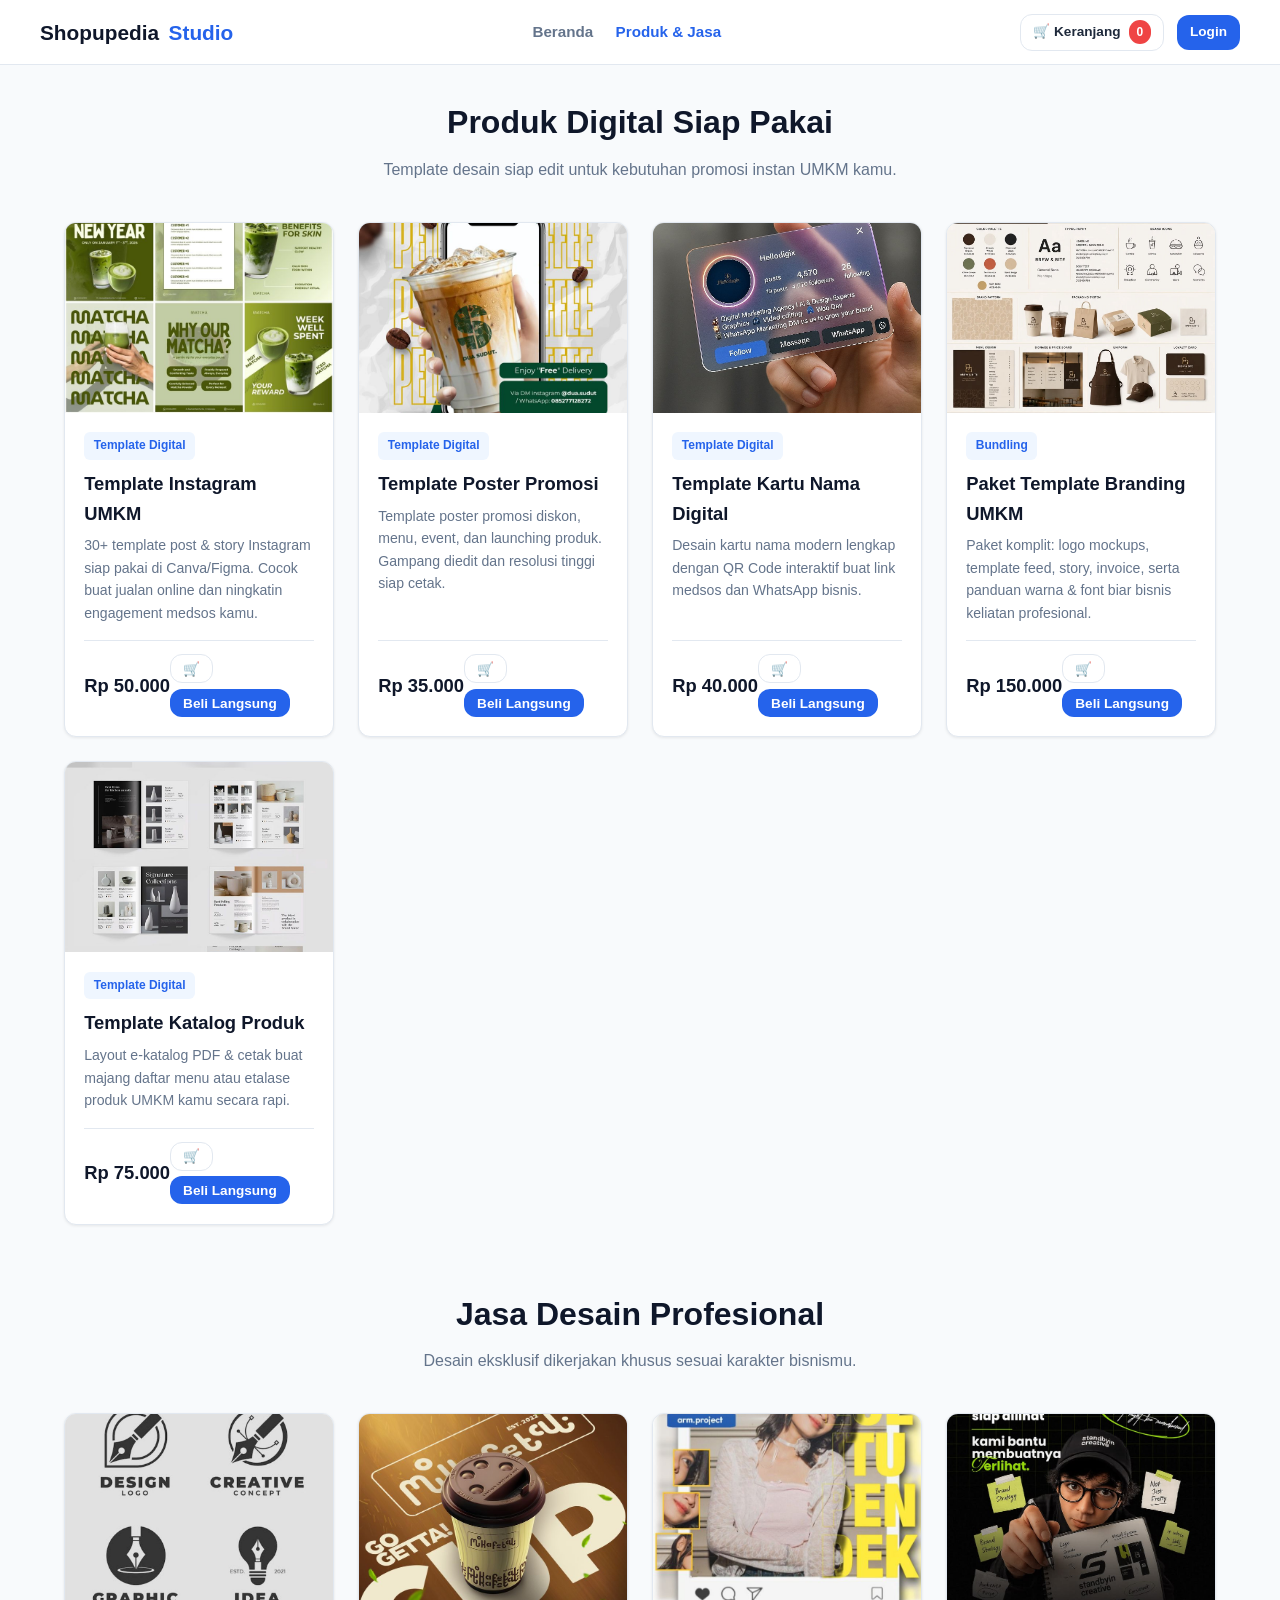
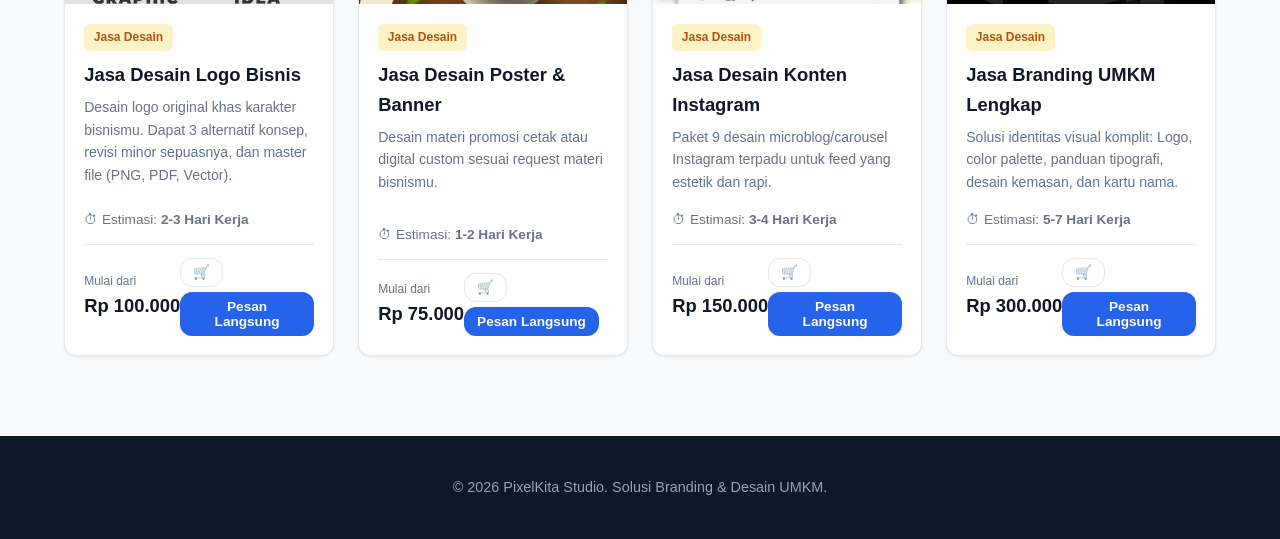
<file: PixelKita/produk.html>
<!DOCTYPE html>
<html lang="id">
<head>
  <meta charset="UTF-8">
  <meta name="viewport" content="width=device-width, initial-scale=1.0">
  <title>Katalog Produk & Jasa - Shopupedia</title>
  <link rel="stylesheet" href="css/style.css">
</head>
<body>

  <!-- NAVBAR -->
  <header class="navbar">
    <div class="nav-container">
      <a href="index.html" class="brand">Shopupedia <span>Studio</span></a>
      <ul class="nav-links">
        <li><a href="index.html">Beranda</a></li>
        <li><a href="produk.html" class="active">Produk & Jasa</a></li>
      </ul>
      <div class="nav-actions">
        <a href="checkout.html" class="btn btn-outline btn-sm">
          🛒 Keranjang <span id="cart-badge" class="cart-badge">0</span>
        </a>
        <a href="login.html" class="btn btn-primary btn-sm">Login</a>
      </div>
    </div>
  </header>

  <main class="container">
    <!-- KATALOG PRODUK DIGITAL -->
    <section style="margin-bottom: 4rem;">
      <div class="section-header">
        <h2>Produk Digital Siap Pakai</h2>
        <p>Template desain siap edit untuk kebutuhan promosi instan UMKM kamu.</p>
      </div>
      <div id="produk-grid" class="grid">
        <!-- Render otomatis via js/produk.js -->
      </div>
    </section>

    <!-- KATALOG JASA DESAIN -->
    <section id="jasa-section" style="margin-bottom: 3rem;">
      <div class="section-header">
        <h2>Jasa Desain Profesional</h2>
        <p>Desain eksklusif dikerjakan khusus sesuai karakter bisnismu.</p>
      </div>
      <div id="jasa-grid" class="grid">
        <!-- Render otomatis via js/produk.js -->
      </div>
    </section>
  </main>

  <footer>
    <p>&copy; 2026 PixelKita Studio. Solusi Branding & Desain UMKM.</p>
  </footer>

  <script src="js/app.js"></script>
  <script src="js/produk.js"></script>
</body>
</html>
</file>
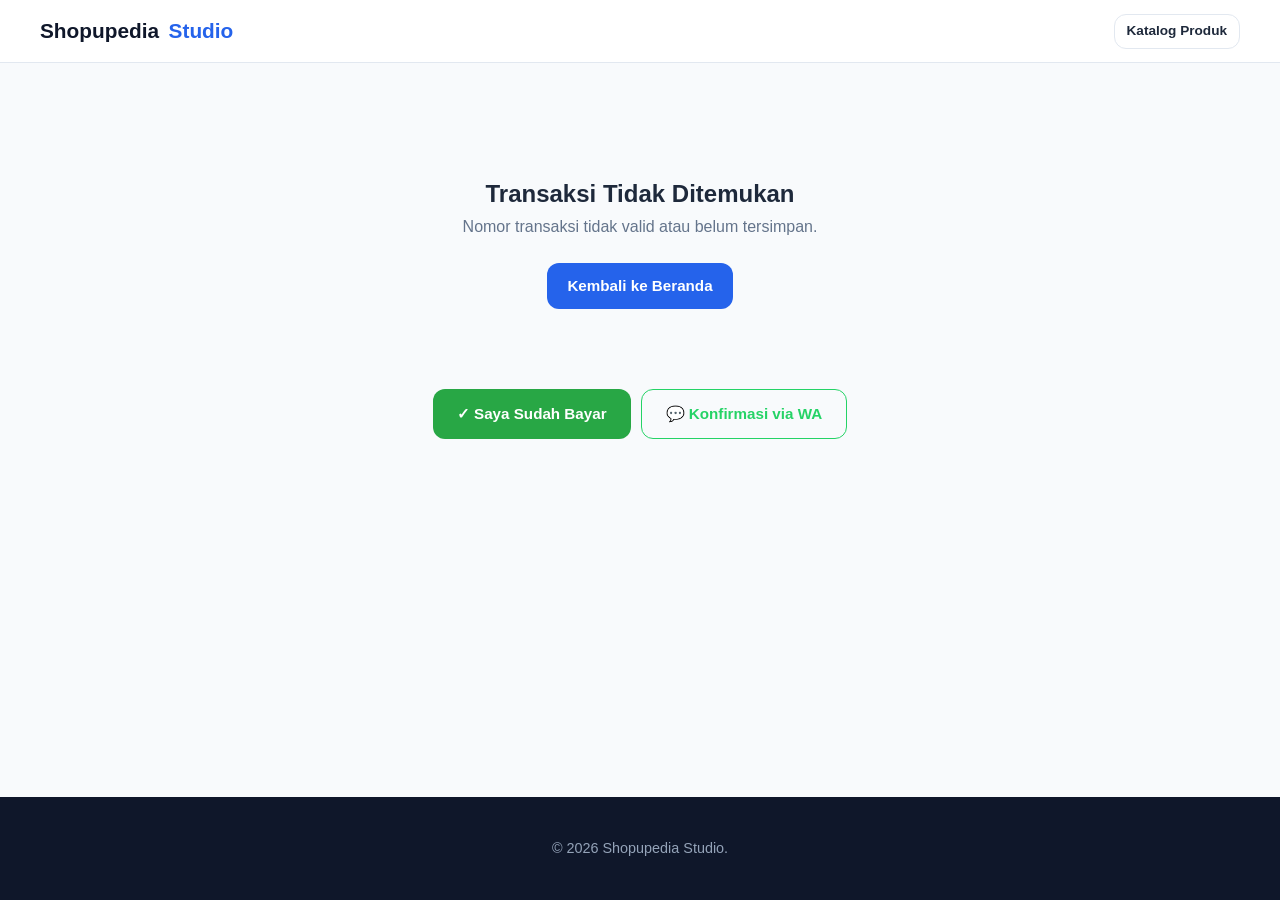
<file: PixelKita/transaksi.html>
<!DOCTYPE html>
<html lang="id">
<head>
  <meta charset="UTF-8">
  <meta name="viewport" content="width=device-width, initial-scale=1.0">
  <title>Bukti Transaksi - Shopupedia Studio</title>
  <link rel="stylesheet" href="css/style.css">
</head>
<body>

  <!-- NAVBAR -->
  <header class="navbar">
    <div class="nav-container">
      <a href="index.html" class="brand">Shopupedia <span>Studio</span></a>
      <div class="nav-actions">
        <a href="produk.html" class="btn btn-outline btn-sm">Katalog Produk</a>
      </div>
    </div>
  </header>

  <main class="container">
    <div id="transaksi-detail-container" style="max-width: 800px; margin: 2rem auto;">
      <!-- Render otomatis via js/transaksi.js -->
    </div>

    <!-- BOX KONFIRMASI & DOWNLOAD TEMPLATE -->
    <div id="area-aksi-pembayaran" style="max-width: 800px; margin: 0 auto 2rem auto; text-align: center;">
      
      <!-- Opsi 1: Tombol Konfirmasi Pembayaran (Awal Muncul) -->
      <div id="box-tombol-konfirmasi" style="display: flex; gap: 10px; justify-content: center; flex-wrap: wrap;">
        <button id="btn-verifikasi" onclick="verifikasiPembayaran()" class="btn btn-primary" style="background-color: #28a745; border: none; padding: 12px 24px; font-weight: bold; cursor: pointer;">
          ✓ Saya Sudah Bayar
        </button>

        <a id="btn-wa-admin" href="https://wa.me/6289525922654?text=Halo%20Admin%20Shopupedia,%20saya%20sudah%20melakukan%20pembayaran." target="_blank" class="btn btn-outline" style="border: 1px solid #25D366; color: #25D366; padding: 12px 24px; font-weight: bold; text-decoration: none;">
          💬 Konfirmasi via WA
        </a>
      </div>

      <!-- Opsi 2: Status Terverifikasi + Download File (Default Tersembunyi) -->
      <div id="box-download-file" style="display: none; background-color: #e9f7ef; border: 1px solid #28a745; border-radius: 12px; padding: 1.5rem; margin-top: 1rem;">
        <div style="background-color: #d4edda; color: #155724; padding: 6px 16px; border-radius: 50px; display: inline-block; font-weight: bold; margin-bottom: 0.75rem;">
          ✓ Pembayaran Terverifikasi
        </div>
        <h3 style="color: #28a745; margin-bottom: 0.5rem;">Terima Kasih! Pesanan Kamu Sudah Selesai</h3>
        <p style="color: #555; margin-bottom: 1.25rem;">Silakan klik tombol di bawah untuk mengunduh / mengakses file template kamu.</p>

        <a href="https://canva.com" target="_blank" class="btn btn-primary" style="background-color: #007bff; border: none; padding: 12px 24px; font-weight: bold; text-decoration: none; display: inline-block;">
          📥 Download / Akses Template
        </a>
      </div>

    </div>
  </main>

  <footer>
    <p>&copy; 2026 Shopupedia Studio.</p>
  </footer>

  <script src="js/app.js"></script>
  <script src="js/transaksi.js"></script>

  <!-- LOGIKA INTERAKTIF STATUS BAYAR -->
  <script>
    function verifikasiPembayaran() {
      // Sembunyikan tombol 'Saya Sudah Bayar'
      document.getElementById('box-tombol-konfirmasi').style.display = 'none';

      // Sembunyikan Box QRIS (jika element QRIS punya id/class di js/transaksi.js)
      const qrisBox = document.querySelector('#transaksi-detail-container .qris-box') || document.querySelector('#transaksi-detail-container img[src*="qr"]')?.parentElement;
      if (qrisBox) {
        qrisBox.style.display = 'none';
      }

      // Tampilkan box status lunas + tombol download
      document.getElementById('box-download-file').style.display = 'block';
    }
  </script>
</body>
</html>
</file>
<file: PixelKita/css/style.css>
/* ==========================================================
   PIXELKITA STUDIO - CSS UTAMA (PURE CSS TANPA FRAMEWORK)
   ========================================================== */

:root {
  --primary: #2563eb;
  --primary-hover: #1d4ed8;
  --secondary: #0f172a;
  --accent: #f59e0b;
  --bg-light: #f8fafc;
  --surface: #ffffff;
  --text-main: #1e293b;
  --text-muted: #64748b;
  --border: #e2e8f0;
  --success: #10b981;
  --warning: #f59e0b;
  --danger: #ef4444;
  --radius: 12px;
  --shadow-sm: 0 1px 3px rgba(0,0,0,0.08);
  --shadow: 0 4px 12px rgba(0,0,0,0.06);
  --shadow-lg: 0 10px 25px rgba(0,0,0,0.1);
}

* {
  box-sizing: border-box;
  margin: 0;
  padding: 0;
  font-family: 'Segoe UI', Roboto, Helvetica, Arial, sans-serif;
}

body {
  background-color: var(--bg-light);
  color: var(--text-main);
  line-height: 1.6;
  min-height: 100vh;
  display: flex;
  flex-direction: column;
}

/* NAVBAR */
.navbar {
  background: var(--surface);
  border-bottom: 1px solid var(--border);
  position: sticky;
  top: 0;
  z-index: 100;
  padding: 0.85rem 1.5rem;
}

.nav-container {
  max-width: 1200px;
  margin: 0 auto;
  display: flex;
  align-items: center;
  justify-content: space-between;
  gap: 1rem;
}

.brand {
  display: flex;
  align-items: center;
  gap: 0.6rem;
  font-size: 1.3rem;
  font-weight: 800;
  color: var(--secondary);
  text-decoration: none;
}

.brand span {
  color: var(--primary);
}

.nav-links {
  display: flex;
  list-style: none;
  gap: 1.4rem;
  align-items: center;
}

.nav-links a {
  text-decoration: none;
  color: var(--text-muted);
  font-weight: 600;
  font-size: 0.95rem;
  transition: color 0.2s;
}

.nav-links a:hover,
.nav-links a.active {
  color: var(--primary);
}

.nav-actions {
  display: flex;
  align-items: center;
  gap: 0.8rem;
}

/* BUTTONS */
.btn {
  display: inline-flex;
  align-items: center;
  justify-content: center;
  gap: 0.5rem;
  padding: 0.6rem 1.2rem;
  font-size: 0.95rem;
  font-weight: 600;
  border-radius: var(--radius);
  border: 1px solid transparent;
  cursor: pointer;
  text-decoration: none;
  transition: all 0.2s ease;
}

.btn-primary {
  background-color: var(--primary);
  color: #fff;
}
.btn-primary:hover {
  background-color: var(--primary-hover);
}

.btn-secondary {
  background-color: #f1f5f9;
  color: var(--secondary);
}
.btn-secondary:hover {
  background-color: #e2e8f0;
}

.btn-outline {
  border-color: var(--border);
  background: transparent;
  color: var(--text-main);
}
.btn-outline:hover {
  background: #f8fafc;
  border-color: var(--text-muted);
}

.btn-success { background: var(--success); color: #fff; }
.btn-danger { background: var(--danger); color: #fff; }
.btn-sm { padding: 0.35rem 0.75rem; font-size: 0.85rem; }

/* BADGE */
.cart-badge {
  background: var(--danger);
  color: white;
  border-radius: 999px;
  padding: 0.15rem 0.5rem;
  font-size: 0.75rem;
  font-weight: bold;
}

/* CONTAINER */
.container {
  max-width: 1200px;
  margin: 0 auto;
  padding: 2rem 1.5rem;
  width: 100%;
}

/* HERO SECTION */
.hero {
  background: linear-gradient(135deg, #1e293b 0%, #0f172a 100%);
  color: white;
  padding: 4.5rem 1.5rem;
  text-align: center;
}

.hero-content {
  max-width: 800px;
  margin: 0 auto;
}

.hero h1 {
  font-size: 2.7rem;
  font-weight: 800;
  line-height: 1.2;
  margin-bottom: 1rem;
}

.hero p {
  font-size: 1.2rem;
  color: #94a3b8;
  margin-bottom: 2rem;
}

.hero-btns {
  display: flex;
  justify-content: center;
  gap: 1rem;
  flex-wrap: wrap;
}

/* SECTION TITLES */
.section-header {
  text-align: center;
  margin-bottom: 2.5rem;
}

.section-header h2 {
  font-size: 2rem;
  color: var(--secondary);
  margin-bottom: 0.5rem;
}

.section-header p {
  color: var(--text-muted);
}

/* GRID & CARDS */
.grid {
  display: grid;
  grid-template-columns: repeat(auto-fill, minmax(270px, 1fr));
  gap: 1.5rem;
}

.card {
  background: var(--surface);
  border-radius: var(--radius);
  border: 1px solid var(--border);
  overflow: hidden;
  box-shadow: var(--shadow-sm);
  display: flex;
  flex-direction: column;
  transition: transform 0.2s, box-shadow 0.2s;
}

.card:hover {
  transform: translateY(-4px);
  box-shadow: var(--shadow);
}

.card-img {
  width: 100%;
  height: 190px;
  object-fit: cover;
  background-color: #e2e8f0;
  display: block;
}

.card-body {
  padding: 1.2rem;
  display: flex;
  flex-direction: column;
  flex-grow: 1;
}

.tag {
  display: inline-block;
  font-size: 0.75rem;
  font-weight: 700;
  color: var(--primary);
  background: #eff6ff;
  padding: 0.25rem 0.6rem;
  border-radius: 6px;
  width: fit-content;
  margin-bottom: 0.6rem;
}

.card-title {
  font-size: 1.15rem;
  font-weight: 700;
  margin-bottom: 0.4rem;
  color: var(--secondary);
}

.card-desc {
  font-size: 0.88rem;
  color: var(--text-muted);
  margin-bottom: 1rem;
  flex-grow: 1;
}

.card-footer {
  display: flex;
  align-items: center;
  justify-content: space-between;
  margin-top: auto;
  border-top: 1px solid var(--border);
  padding-top: 0.8rem;
}

.price {
  font-size: 1.15rem;
  font-weight: 800;
  color: var(--secondary);
}

/* TABLES */
.table-wrapper {
  background: var(--surface);
  border-radius: var(--radius);
  border: 1px solid var(--border);
  overflow-x: auto;
  box-shadow: var(--shadow-sm);
}

table {
  width: 100%;
  border-collapse: collapse;
  text-align: left;
  font-size: 0.92rem;
}

th {
  background: #f8fafc;
  padding: 0.9rem 1.1rem;
  font-weight: 700;
  color: var(--secondary);
  border-bottom: 1px solid var(--border);
}

td {
  padding: 0.9rem 1.1rem;
  border-bottom: 1px solid var(--border);
}

tr:last-child td {
  border-bottom: none;
}

/* STATUS BADGES */
.status-pill {
  padding: 0.3rem 0.7rem;
  border-radius: 999px;
  font-size: 0.75rem;
  font-weight: 700;
  display: inline-block;
}

.status-menunggu { background: #fef3c7; color: #b45309; }
.status-verifikasi { background: #e0f2fe; color: #0369a1; }
.status-berhasil { background: #dcfce7; color: #15803d; }
.status-proses { background: #ede9fe; color: #6d28d9; }
.status-selesai { background: #e2e8f0; color: #334155; }

/* FORMS */
.form-group {
  margin-bottom: 1.2rem;
}

.form-group label {
  display: block;
  margin-bottom: 0.4rem;
  font-weight: 600;
  font-size: 0.9rem;
  color: var(--secondary);
}

.form-control {
  width: 100%;
  padding: 0.65rem 0.9rem;
  border-radius: 8px;
  border: 1px solid var(--border);
  font-size: 0.95rem;
  outline: none;
  background: #fff;
}

.form-control:focus {
  border-color: var(--primary);
  box-shadow: 0 0 0 3px rgba(37, 99, 235, 0.15);
}

/* STATS CARDS */
.stats-grid {
  display: grid;
  grid-template-columns: repeat(auto-fit, minmax(220px, 1fr));
  gap: 1.2rem;
  margin-bottom: 2rem;
}

.stat-card {
  background: var(--surface);
  border: 1px solid var(--border);
  border-radius: var(--radius);
  padding: 1.4rem;
  box-shadow: var(--shadow-sm);
}

.stat-label {
  font-size: 0.85rem;
  font-weight: 600;
  color: var(--text-muted);
  text-transform: uppercase;
}

.stat-val {
  font-size: 1.6rem;
  font-weight: 800;
  color: var(--secondary);
  margin-top: 0.3rem;
}

/* FOOTER */
footer {
  margin-top: auto;
  background: var(--secondary);
  color: #94a3b8;
  padding: 2.5rem 1.5rem;
  text-align: center;
  font-size: 0.9rem;
}

footer a {
  color: #fff;
  text-decoration: none;
}

/* RESPONSIVE */
@media (max-width: 768px) {
  .nav-links { display: none; }
  .hero h1 { font-size: 2rem; }
  .stats-grid { grid-template-columns: 1fr; }
}
</file>
